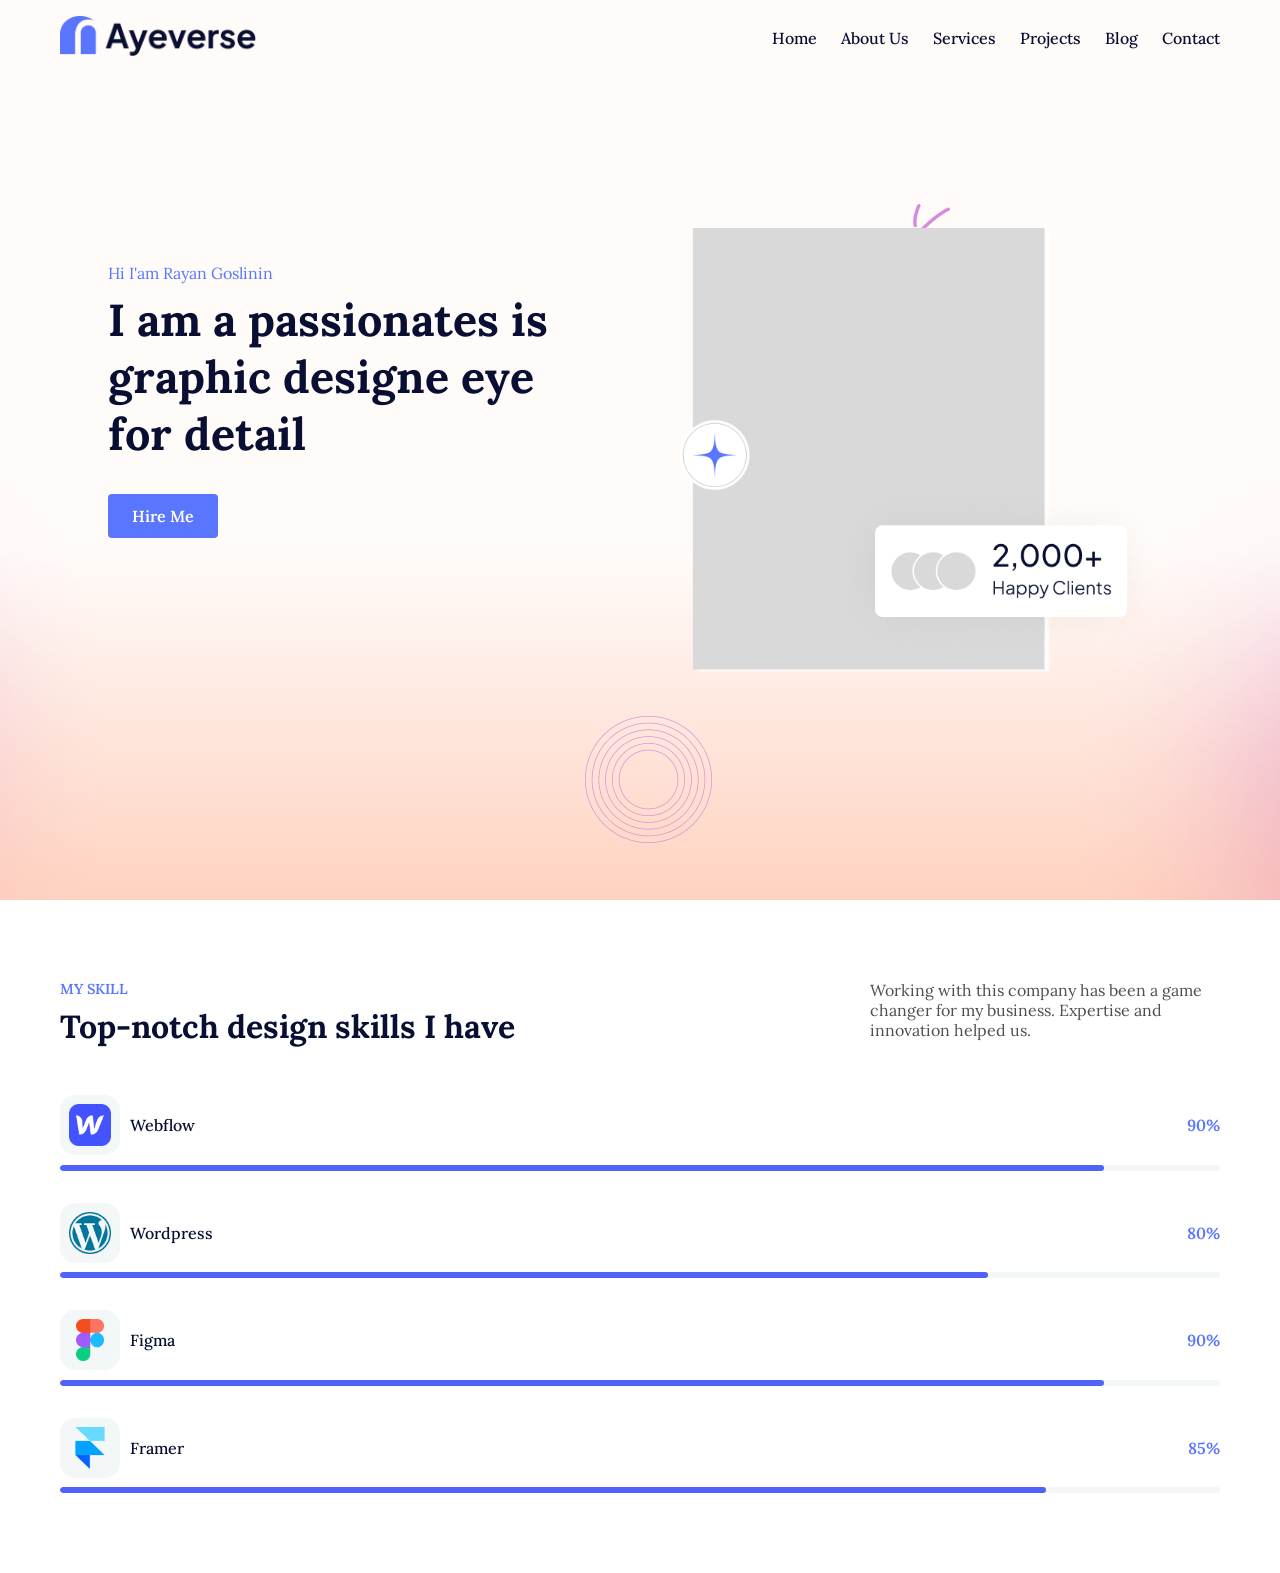
<file: index.html>
<!DOCTYPE html>
<html lang="en">

<head>
    <meta charset="UTF-8">
    <meta name="viewport" content="width=device-width, initial-scale=1.0">
    <title>Averse</title>
    <!-- Css link -->
    <link rel="stylesheet" href="assets/css/style.css">
    <link rel="stylesheet" href="assets/css/responsive.css">
    <!-- Favicon link -->
    <link rel="shortcut icon" href="assets/images/icons/envelop.png" type="image/x-icon">
    <!-- Font awsome link -->
    <link rel="stylesheet" href="https://cdnjs.cloudflare.com/ajax/libs/font-awesome/6.7.2/css/all.min.css">
    <!-- Font style -->
    <link rel="preconnect" href="https://fonts.googleapis.com">
    <link rel="preconnect" href="https://fonts.gstatic.com" crossorigin>

    <link
        href="https://fonts.googleapis.com/css2?family=Lora:ital,wght@0,400;0,500;0,600;0,700;1,400;1,500;1,600;1,700&display=swap"
        rel="stylesheet">
</head>

<body>
    <!-- Hero Section -->
    <section class="hero">
        <div class="container">
            <nav class="navbar">
                <div class="logo">
                    <a href="./index.html">
                        <img src="./assets/images/logo.png" alt="Ayeverse Logo">
                    </a>
                </div>
                <ul class="nav-menu">
                    <li><a href="./index.html">Home</a></li>
                    <li><a href="./about.html">About Us</a></li>
                    <li><a href="./services.html">Services</a></li>
                    <li><a href="./project.html">Projects</a></li>
                    <li><a href="./blog.html">Blog</a></li>
                    <li><a href="./contact.html">Contact</a></li>
                </ul>

                <div class="menu-icon-wrap">
                    <div class="menu-icon" id="menuIcon">
                        <i class="fa-solid fa-bars"></i>
                    </div>
                </div>

            </nav>


            <div class="hero-content">
                <div class="hero-text">
                    <p>Hi I'am Rayan Goslinin</p>
                    <h1>I am a passionates is graphic designe eye for detail</h1>
                    <a href="#contact" class="btn">Hire Me</a>
                </div>
                <div class="hero-image">
                    <img src="./assets/images/hero-image.png" alt="Hero Image">
                </div>
            </div>
        </div>
    </section>
    <!-- Hero end -->
    <!-- Side bar -->
    <div class="sidebar-wrap" id="mobileSidebar">
        <div class="sidebar-inner">

            <!-- Logo + Close Button Row -->
            <div class="sidebar-header">
                <div class="sidebar-logo">
                    <a href="/">
                        <img src="./assets/images/logo.png" alt="Logo">
                    </a>
                </div>
                <div class="sidebar-close-btn" id="closeSidebar">
                    <i class="fa fa-times"></i>
                </div>
            </div>
            <!-- Navigation -->
            <ul class="sidebar-nav">
                <li><a href="./index.html">Home</a></li>
                <li><a href="./about.html">About Us</a></li>
                <li><a href="./services.html">Services</a></li>
                <li><a href="./project.html">Projects</a></li>
                <li><a href="./blog.html">Blog</a></li>
                <li><a href="./contact.html">Contact</a></li>
            </ul>

            <!-- Contact Info -->
            <div class="contact-info">
                <ul>
                    <li><i class="fa fa-envelope"></i> info@nebulaitbd.com</li>
                    <li><i class="fa fa-phone"></i> +880 1886 927829</li>
                </ul>
            </div>

            <!-- Social -->
            <div class="social-icon">
                <ul>
                    <li><a href="#"><i class="fa-brands fa-facebook-f"></i></a></li>
                    <li><a href="#"><i class="fa-brands fa-x-twitter"></i></a></li>
                    <li><a href="#"><i class="fa-brands fa-linkedin-in"></i></a></li>
                    <li><a href="#"><i class="fa-brands fa-pinterest-p"></i></a></li>
                    <li><a href="#"><i class="fa-brands fa-instagram"></i></a></li>
                    <li><a href="#"><i class="fa-brands fa-youtube"></i></a></li>
                </ul>
            </div>
        </div>
    </div>
    <!-- sidebar end -->
    <!-- Skill -->
    <!-- Skill Progress Section -->
    <section class="skill-progress">
        <div class="container">
            <div class="skill-progress-header">
                <div class="section-header">
                    <p class="section-subtitle">MY SKILL</p>
                    <h2 class="section-title">Top-notch design skills I have</h2>
                </div>
                <p class="section-text">
                    Working with this company has been a game changer for my business.
                    Expertise and innovation helped us.
                </p>
            </div>

            <div class="progress-list">
                <!-- Webflow -->
                <div class="progress-item">
                    <div class="progress-label">
                        <div class="icon-image">
                            <img src="./assets/images/icons/skill_icon/webflow.png" alt="Webflow">
                        </div>
                        <span>Webflow</span>
                        <span class="percent">90%</span>
                    </div>
                    <div class="progress-bar">
                        <div class="progress" style="width:90%"></div>
                    </div>
                </div>

                <!-- Wordpress -->
                <div class="progress-item">
                    <div class="progress-label">
                        <div class="icon-image">
                            <img src="./assets/images/icons/skill_icon/wordpress.png" alt="Wordpress">
                        </div>
                        <span>Wordpress</span>
                        <span class="percent">80%</span>
                    </div>
                    <div class="progress-bar">
                        <div class="progress" style="width:80%"></div>
                    </div>
                </div>

                <!-- Figma -->
                <div class="progress-item">
                    <div class="progress-label">
                        <div class="icon-image">
                            <img src="./assets/images/icons/skill_icon/figma.png" alt="Figma">
                        </div>
                        <span>Figma</span>
                        <span class="percent">90%</span>
                    </div>
                    <div class="progress-bar">
                        <div class="progress" style="width:90%"></div>
                    </div>
                </div>

                <!-- Framer -->
                <div class="progress-item">
                    <div class="progress-label">
                        <div class="icon-image">
                            <img src="./assets/images/icons/skill_icon/framer.png" alt="Framer">
                        </div>
                        <span>Framer</span>
                        <span class="percent">85%</span>
                    </div>
                    <div class="progress-bar">
                        <div class="progress" style="width:85%"></div>
                    </div>
                </div>
            </div>
        </div>
    </section>


</body>

</html>
</file>
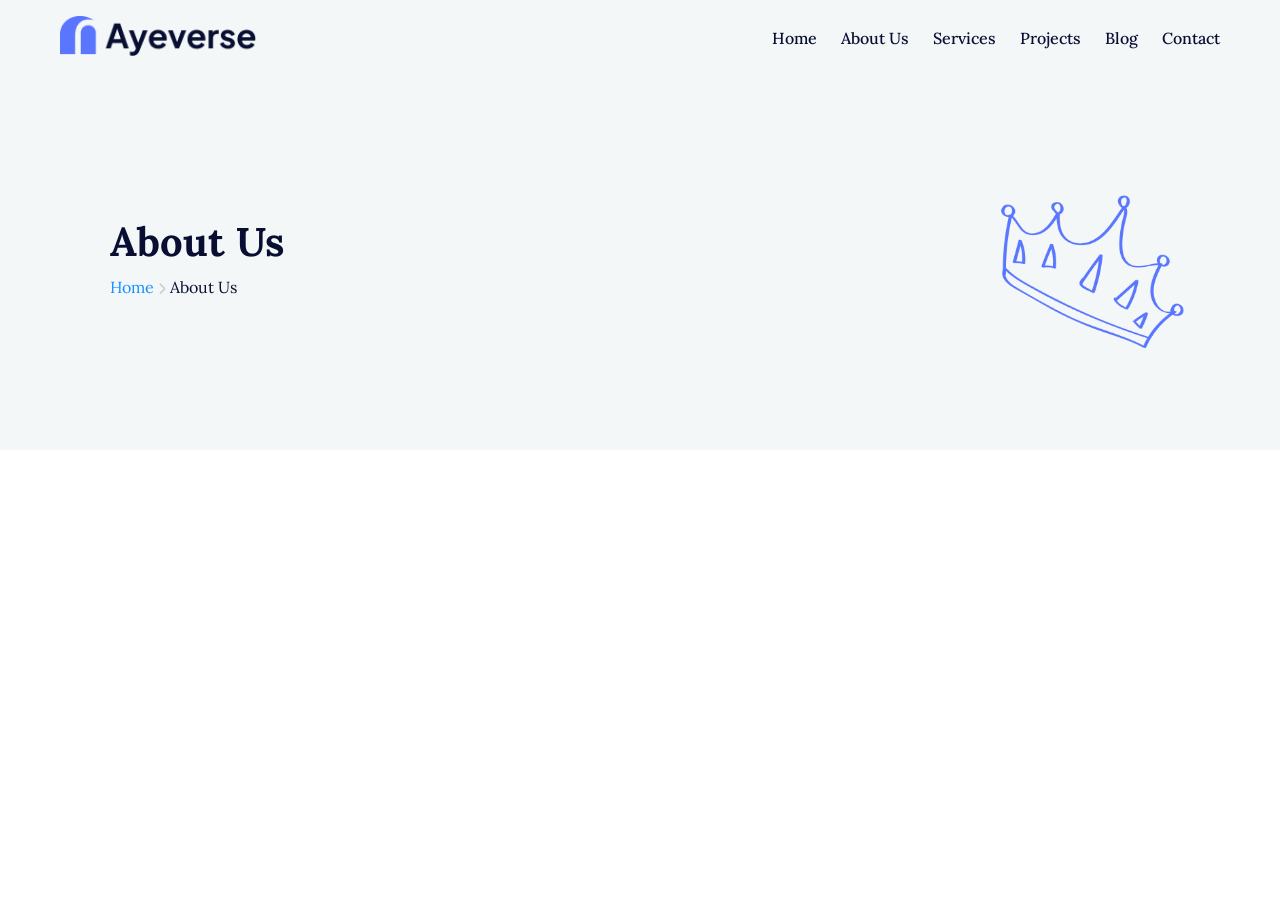
<file: about.html>
<!DOCTYPE html>
<html lang="en">


<head>
    <meta charset="UTF-8">
    <meta name="viewport" content="width=device-width, initial-scale=1.0">
    <title>Averse-about</title>
    <!-- Css link -->
    <link rel="stylesheet" href="assets/css/style.css">
    <link rel="stylesheet" href="assets/css/responsive.css">
    <!-- Favicon link -->
    <link rel="shortcut icon" href="assets/images/icons/envelop.png" type="image/x-icon">
    <!-- Font awsome link -->
    <link rel="stylesheet" href="https://cdnjs.cloudflare.com/ajax/libs/font-awesome/6.7.2/css/all.min.css">
    <!-- Font style -->
    <link rel="preconnect" href="https://fonts.googleapis.com">
    <link rel="preconnect" href="https://fonts.gstatic.com" crossorigin>

    <link
        href="https://fonts.googleapis.com/css2?family=Lora:ital,wght@0,400;0,500;0,600;0,700;1,400;1,500;1,600;1,700&display=swap"
        rel="stylesheet">
</head>

<body>
    <!-- Hero Section -->
    <section class="about-us">
        <div class="container">
            <nav class="navbar">
                <div class="logo">
                    <a href="./index.html">
                        <img src="./assets/images/logo.png" alt="Ayeverse Logo">
                    </a>
                </div>
                <ul class="nav-menu">
                    <li><a href="./index.html">Home</a></li>
                    <li><a href="./about.html">About Us</a></li>
                    <li><a href="./services.html">Services</a></li>
                    <li><a href="./project.html">Projects</a></li>
                    <li><a href="./blog.html">Blog</a></li>
                    <li><a href="./contact.html">Contact</a></li>
                </ul>
                <div class="menu-icon-wrap">
                    <div class="menu-icon" id="menuIcon">
                        <i class="fa-solid fa-bars"></i>
                    </div>
                </div>
            </nav>

            <div class="about-content">
                <!-- Left side text -->
                <div class="hero-text">
                    <h2>About Us</h2>
                    <p> <a class="text-dark" href="./index.html">Home</a> <i class="fa-solid fa-chevron-right"></i>
                        <span>About Us</span>
                    </p>
                </div>

                <!-- Right side image -->
                <div class="hero-image">
                    <img src="./assets/images/crown.png" alt="Crown" class="crown">
                </div>
            </div>
        </div>
    </section>


</body>

</html>
</file>
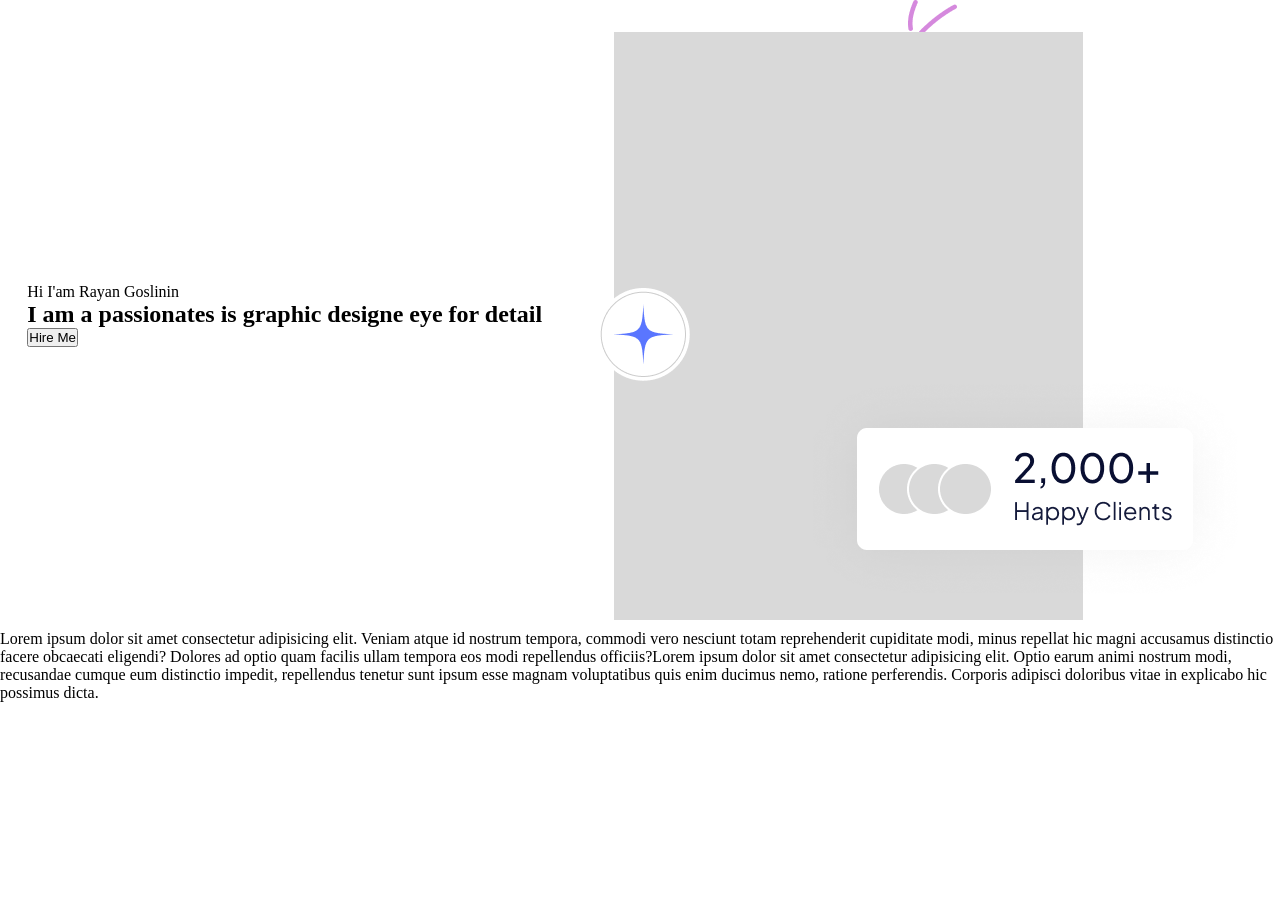
<file: design.html>
<!DOCTYPE html>
<html lang="en">

<head>
    <meta charset="UTF-8">
    <meta name="viewport" content="width=device-width, initial-scale=1.0">
    <title>Document</title>
    <link rel="stylesheet" href="assets/css/style.css">
</head>

<body>
    <section>
        <div class="parent">
            <div class="child-1">
                <p>Hi I'am Rayan Goslinin</p>
                <h2>I am a passionates is graphic designe eye for detail</h2>
                <button>Hire Me</button>
            </div>
            <div class="child-2">
                <img src="assets/images/hero-image.png" alt="">
            </div>
        </div>

        <p>Lorem ipsum dolor sit amet consectetur adipisicing elit. Veniam atque id nostrum tempora, commodi vero
            nesciunt totam reprehenderit cupiditate modi, minus repellat hic magni accusamus distinctio facere obcaecati
            eligendi? Dolores ad optio quam facilis ullam tempora eos modi repellendus officiis?Lorem ipsum dolor sit
            amet consectetur adipisicing elit. Optio earum animi nostrum modi, recusandae cumque eum distinctio impedit,
            repellendus tenetur sunt ipsum esse magnam voluptatibus quis enim ducimus nemo, ratione perferendis.
            Corporis adipisci doloribus vitae in explicabo hic possimus dicta.</p>
    </section>


</body>

</html>
</file>
<file: assets/css/style.css>
* {
    box-sizing: border-box;
    margin: 0;
    padding: 0;
}

:root {
    --primary-color: #5A76FF;
    --secondary-color: #D589DD;
    --text-color: #4F4F4F;
    --text-color-white: #FFFFFF;
    --heading-color: #090F32;
    --background-color: #FFFFFF;
    --background-color-alt: #f3f7f8;
    --accent-color: #1890FF;
    --heading-font: 'Lora', serif;
    --body-font: 'Plus Jakarta Sans', sans-serif;
    --font-family-sans: 'Plus Jakarta Sans', sans-serif;
}

body {
    font-family: "Lora", serif;
    -webkit-font-smoothing: antialiased;
    -moz-osx-font-smoothing: grayscale;
    scroll-behavior: smooth;
    overflow-x: hidden;
}

a {
    text-decoration: none;
    color: #1890ff;
    transition: underline 0.3s ease;
}

a:hover {
    text-decoration: underline;


}

ul,
ol {
    list-style: none;
    margin: 0;
    padding: 0;
}

li {
    margin: 0;
}

.container {
    max-width: 1200px;
    margin: 0 auto;
    padding: 0 20px;
}

.btn {
    display: inline-block;
    padding: 0.75rem 1.5rem;
    font-size: 1rem;
    font-weight: 600;
    color: #fff;
    background-color: var(--primary-color);
    border: none;
    border-radius: 4px;
    cursor: pointer;
    transition: background-color 0.3s ease;
}

.btn:hover {
    background-color: var(--secondary-color);
}




.navbar {
    display: flex;
    justify-content: space-between;
    align-items: center;
    padding: 1rem 0;
}

.nav-menu {
    display: flex;
    gap: 1.5rem;
}

.nav-menu li a {
    font-weight: 500;
    color: var(--heading-color);
    transition: color 0.3s ease;
}

.nav-menu li a:hover {
    color: var(--primary-color);
}

.menu-icon {
    background-color: var(--primary-color);
    border-radius: 50%;
    padding: 0.5rem;
    color: #fff !important;
}

.logo img {
    height: 40px;
}

/* Hero Section */
.hero {
    height: 100vh;
    background: url('../images/hero-bg.png') no-repeat center center/cover;
    text-align: center;
}

.hero .hero-content {
    display: flex;
    align-items: center;
    justify-content: space-between;
    height: 100%;
    padding: 3rem;
}

.hero .hero-text {
    flex: 1;
    text-align: left;
}

.hero .hero-text p {
    font-size: 1rem;
    color: var(--primary-color);
    margin-bottom: 0.5rem;
}

.hero .hero-text h1 {
    font-size: 2.8rem;
    color: var(--heading-color);
    font-family: var(--heading-font);
    margin-bottom: 2rem;
}

.hero .hero-image {
    flex: 1;
    text-align: right;
    margin-top: 5rem;
    margin-left: 5rem;
}

.hero .hero-image img {
    max-width: 100%;
    height: auto;
}

/* skill */
.skill-progress {
    padding: 5rem 0;
}

.skill-progress-header {
    display: flex;
    justify-content: space-between;
    align-items: flex-start;
    margin-bottom: 3rem;
    gap: 2rem;
}

.section-subtitle {
    font-size: 0.9rem;
    font-weight: 600;
    color: var(--primary-color);
    text-transform: uppercase;
    margin-bottom: 0.5rem;
}

.section-title {
    font-size: 2rem;
    font-family: var(--heading-font);
    color: var(--heading-color);
    margin-bottom: 0.5rem;
    display: inline;
}


.section-text {
    font-size: 1rem;
    color: var(--text-color);
    max-width: 350px;
}

/* Progress List */
.progress-list {
    display: flex;
    flex-direction: column;
    gap: 2rem;
}

.progress-item {
    width: 100%;
}

.progress-label {
    display: flex;
    align-items: center;
    justify-content: space-between;
    margin-bottom: 0.6rem;
    font-size: 1rem;
    font-weight: 500;
    color: var(--heading-color);
}

.progress-label .icon-image {
    width: 60px;
    height: 60px;
    margin-right: 10px;
    background-color: #F3F7F8;
    border-radius: 15px;
    display: flex;
    align-items: center;
    justify-content: center;
}

.progress-label .icon-image img {
    max-width: 70%;
    max-height: 70%;
    object-fit: contain;
}

.progress-label span {
    flex: 1;
}

.percent {
    font-weight: 600;
    color: var(--primary-color);
    min-width: 50px;
    text-align: right;
}

/* Progress Bar */
.progress-bar {
    width: 100%;
    height: 6px;
    background: #f1f1f6;
    border-radius: 6px;
    overflow: hidden;
}

.progress {
    height: 100%;
    background: #4f63f9;
    border-radius: 6px;
    transition: width 1s ease-in-out;
}

/* about */
section.about-us {
    background-color: var(--background-color-alt);
    /* background-position: center;
    background-size: cover;
    background-repeat: no-repeat; */
    height: 50vh;
    text-align: center;
}

.about-content {
    display: flex;
    align-items: center;
    justify-content: space-between;
    height: 40vh;
}

.about-content .hero-text {
    flex: 1;
    text-align: left;
    padding-left: 50px;
}

.about-content .hero-text h2 {
    font-size: 40px;
    margin-bottom: 10px;
    color: var(--heading-color);
}

.about-content .hero-text p {
    color: var(--heading-color);
}

.about-content .hero-text p i {
    color: #ccc;
    font-size: 12px !important;
}

.about-content .hero-image {
    flex: 1;
    display: flex;
    justify-content: flex-end;
    padding-right: 0px;
}

.about-content .hero-image img {
    max-width: 250px;
}


.about-section {
    padding: 80px 0;
}

.about-wrapper {
    display: flex;
    align-items: center;
    justify-content: space-between;
    gap: 40px;
}

.about-text {
    flex: 1;
}

.about-text .subtitle {
    color: var(--secondary-color);
    font-size: 14px;
    letter-spacing: 2px;
    font-weight: 600;
    display: block;
    margin-bottom: 10px;
}

.about-text h2 {
    font-size: 40px;
    font-weight: 700;
    margin-bottom: 20px;
    color: #0c0c22;
    line-height: 1.3;
}

.about-text h2 span {
    color: var(--secondary-color);
}

.about-text p {
    font-size: 16px;
    color: #555;
    margin-bottom: 20px;
    max-width: 500px;
}

.about-progress {
    margin: 20px 0;
}

.progress-info {
    font-size: 14px;
    font-weight: 600;
    margin-bottom: 5px;
}

.progress-bar {
    background: var(--background-color-alt);
    height: 6px;
    border-radius: 4px;
    overflow: hidden;
}

.progress-fill {
    background: var(--secondary-color);
    height: 100%;
    border-radius: 4px;
}

.about-wrapper .btn {
    display: inline-block;
    margin-top: 20px;
    background: transparent;
    border: 1px solid var(--secondary-color);
    color: #0c0c22;
    text-decoration: none !important;
}


.about-wrapper .btn:hover {
    background: #c266e0;
    color: #fff;
}

/* Right side images / design */
.about-image {
    flex: 1;
    position: relative;
    display: flex;
    justify-content: center;
    align-items: center;
}

.about-image .circle {
    width: 300px;
    height: 300px;
    border: 2px solid #c266e0;
    border-radius: 50%;
    position: absolute;
}

.about-image .main-box {
    width: 200px;
    height: 200px;
    background: #ddd;
    border-radius: 12px;
    position: relative;
    z-index: 2;
}

.about-image .small-box {
    width: 120px;
    height: 150px;
    background: #e6e6e6;
    border-radius: 12px;
    position: absolute;
    right: 20px;
    bottom: -20px;
    z-index: 1;
}

.about-image .icon-box {
    position: absolute;
    top: -20px;
    right: -20px;
    background: #fff;
    border-radius: 12px;
    padding: 10px 20px;
    font-weight: 700;
    color: #0c0c22;
    box-shadow: 0 4px 10px rgba(0, 0, 0, 0.1);
}



.parent {
    /*  */
    display: flex;
    justify-content: space-around;
    align-items: center;
}

.main-class {
    display: flex;
    flex-direction: column;
    align-items: center;
    justify-content: center;
}
</file>
<file: assets/css/responsive.css>
/* Default: Left sidebar */
.sidebar-wrap {
    position: fixed;
    top: 0;
    left: -100%;
    width: 280px;
    height: 100vh;
    background: #fff;
    color: #fff;
    -webkit-box-shadow: -5px 0 20px -5px rgba(0, 0, 0, .5);
    box-shadow: -5px 0 20px -5px rgba(0, 0, 0, .5);
    -webkit-transition: .5s ease-out;
    transition: .5s ease-out;
    overflow-y: auto;
    z-index: 10001;
}

.sidebar-wrap.active {
    left: 0;
}

/* Sidebar Header (logo + close button in one row) */
.sidebar-header {
    display: flex;
    align-items: center;
    justify-content: space-between;
    padding: 5px 10px;
    border-bottom: 1px solid rgba(255, 255, 255, 0.1);
}

.sidebar-logo img {
    width: 150px;
    max-height: 40px;
}

.menu-icon-wrap {
    display: none;
}


.sidebar-close-btn {
    font-size: 22px;
    cursor: pointer;
    color: #fff;
    transition: color 0.3s ease;
}

.sidebar-close-btn:hover {
    color: var(--secondary-color);
}


/* Sidebar Navigation */
.sidebar-nav {
    list-style: none;
    padding: 20px 0;
    margin: 0;
}

.sidebar-nav li {
    /* border-bottom: 1px solid rgba(255, 255, 255, 0.1); */
    border-top: 1px solid #ebebeb !important;
}

.sidebar-nav li:last-child {
    border-bottom: none;
}

.sidebar-nav a {
    display: block;
    padding: 12px 20px;
    color: #090F32;
    font-size: 16px;
    font-weight: 500;
    text-decoration: none;
    transition: all 0.3s ease;
}

.sidebar-nav a:hover {
    background: rgba(255, 255, 255, 0.1);
    padding-left: 25px;
    color: var(--primary-color);

}

.contact-info {
    padding: 20px;
    border-top: 1px solid rgba(255, 255, 255, 0.1);
}

.contact-info ul {
    list-style: none;
    padding: 0;
    margin: 0;
}

.contact-info li {
    color: #090F32;
    font-size: 14px;
    margin-bottom: 8px;
    display: flex;
    align-items: center;
}

.contact-info i {
    margin-right: 8px;
    color: var(--primary-color);
}


.social-icon {
    padding: 20px;
    border-top: 1px solid rgba(255, 255, 255, 0.1);
    text-align: center;
}

.social-icon ul {
    list-style: none;
    padding: 0;
    margin: 0;
    display: flex;
    flex-wrap: wrap;
    justify-content: center;
    gap: 12px;
}

.social-icon a {
    width: 35px;
    height: 35px;
    border-radius: 50%;
    background: rgba(255, 255, 255, 0.1);
    display: flex;
    align-items: center;
    justify-content: center;
    color: var(--heading-color);
    transition: all 0.3s ease;
    text-decoration: none;
}

.social-icon a:hover {
    background: #5A76FF;
    color: #fff;
}


/* Close Button */
.sidebar-close-btn {
    font-size: 22px;
    cursor: pointer;
    color: #111827;
    text-align: right;
    padding: 15px;
}

/* Overlay */
.sidebar-overlay {
    position: fixed;
    top: 0;
    left: 0;
    width: 100%;
    height: 100%;
    background: rgba(0, 0, 0, 0.6);
    opacity: 0;
    visibility: hidden;
    transition: all .3s ease;
    z-index: 10000;
}

.sidebar-overlay.active {
    opacity: 1;
    visibility: visible;
}

/* Mobile menu icon */
.menu-icon {
    font-size: 22px;
    cursor: pointer;
}

/* responsive */

@media screen and (max-width: 768px) {
    .nav-menu {
        display: none;
    }

    .menu-icon-wrap {
        display: block;
    }

    .hero .hero-content {
        flex-direction: column;
        text-align: center;
    }

    .hero .hero-text {
        text-align: center;
    }

    .hero .hero-text h1 {
        font-size: 2.2rem;
    }

    .hero .hero-text p {
        font-size: 0.95rem;
    }

    .hero .hero-image {
        margin: 2rem 0 0 0;
        text-align: center;
    }

    .skill-progress-header {
        flex-direction: column;
        align-items: center;
    }

    .skill-progress-header p {
        text-align: center;
    }
}
</file>
